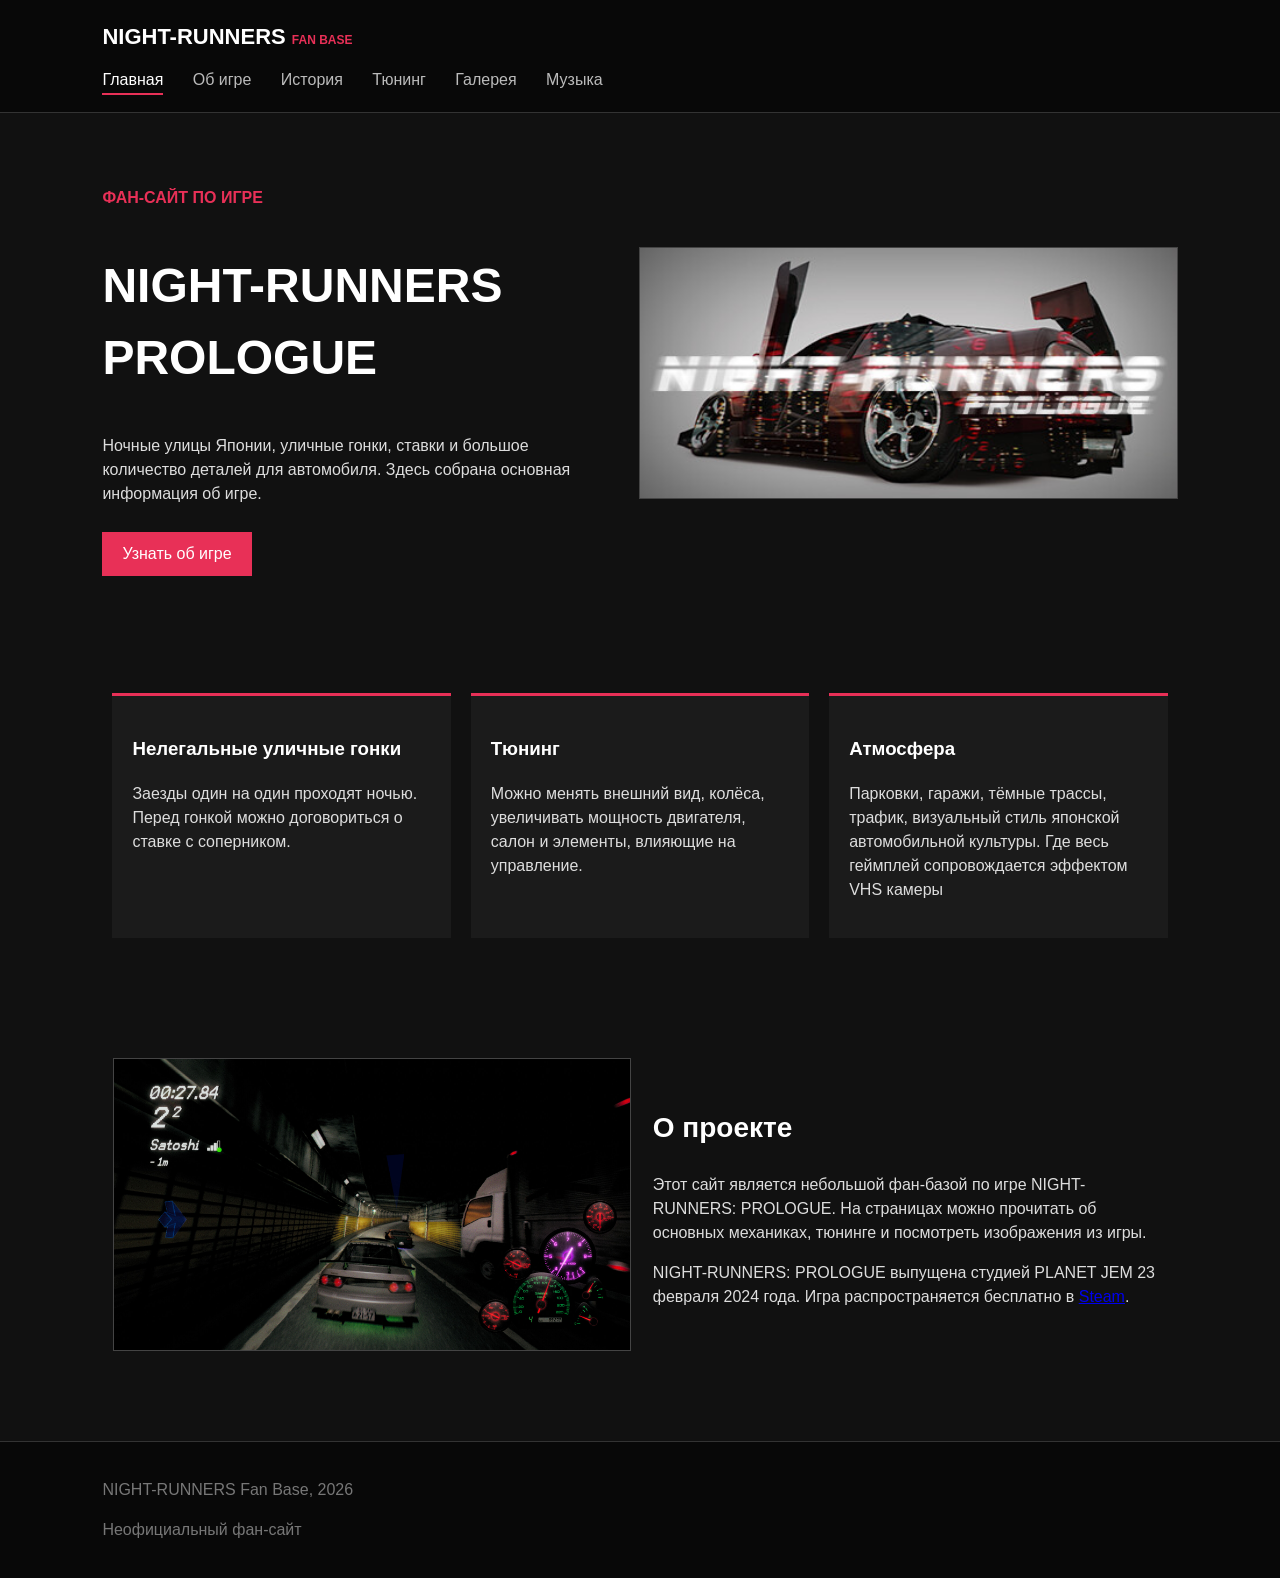
<file: index.html>
<!DOCTYPE html>
<html lang="ru">
<head>
    <meta charset="UTF-8">
    <meta name="viewport" content="width=device-width, initial-scale=1.0">
    <title>NIGHT-RUNNERS Fan Base</title>
    <link rel="stylesheet" href="style.css">
    <link rel="icon" href="images/logo.svg" type="image/svg+xml">
</head>
<body>
    <header>
        <div class="logo">NIGHT-RUNNERS <span>FAN BASE</span></div>
        <nav>
            <a class="active" href="index.html">Главная</a>
            <a href="about.html">Об игре</a>
            <a href="gameplay.html">История</a>
            <a href="tuning.html">Тюнинг</a>
            <a href="gallery.html">Галерея</a>
			<a href="music.html">Музыка</a>
        </nav>
    </header>

    <main>
        <section class="hero">
            <div class="hero-text">
                <p class="small-title">ФАН-САЙТ ПО ИГРЕ</p>
                <h1>NIGHT-RUNNERS<br>PROLOGUE</h1>
                <p>
                    Ночные улицы Японии, уличные гонки, ставки и большое количество
                    деталей для автомобиля. Здесь собрана основная информация об игре.
                </p>
                <a class="button" href="about.html">Узнать об игре</a>
            </div>
            <img src="images/header.jpg" alt="NIGHT-RUNNERS PROLOGUE">
		</section>
			
        <section class="content-block">
            <div class="cards">
                <article class="card">
                    <h3>Нелегальные уличные гонки</h3>
                    <p>Заезды один на один проходят ночью. Перед гонкой можно договориться о ставке с соперником.</p>
                </article>
                <article class="card">
                    <h3>Тюнинг</h3>
                    <p>Можно менять внешний вид, колёса, увеличивать мощность двигателя, салон и элементы, влияющие на управление.</p>
                </article>
                <article class="card">
                    <h3>Атмосфера</h3>
                    <p>Парковки, гаражи, тёмные трассы, трафик, визуальный стиль японской автомобильной культуры. Где весь геймплей сопровождается эффектом VHS камеры </p>
                </article>
            </div>
        </section>

        <section class="two-columns">
            <img src="images/scene1.jpg" alt="Автомобиль на ночной улице">
            <div>
                <h2>О проекте</h2>
                <p>
                    Этот сайт является небольшой фан-базой по игре NIGHT-RUNNERS: PROLOGUE.
                    На страницах можно прочитать об основных механиках, тюнинге и посмотреть изображения из игры.
                </p>
                <p>
                    NIGHT-RUNNERS: PROLOGUE выпущена студией PLANET JEM 23 февраля 2024 года.
                    Игра распространяется бесплатно в  
					<a href="https://store.steampowered.com/app/2707900/NIGHTRUNNERS_PROLOGUE/" target="_blank">Steam</a>.
			</p>
                </p>
            </div>
        </section>
    </main>

    <footer>
        <p>NIGHT-RUNNERS Fan Base, 2026</p>
        <p>Неофициальный фан-сайт</p>
    </footer>
</body>
</html>
</file>
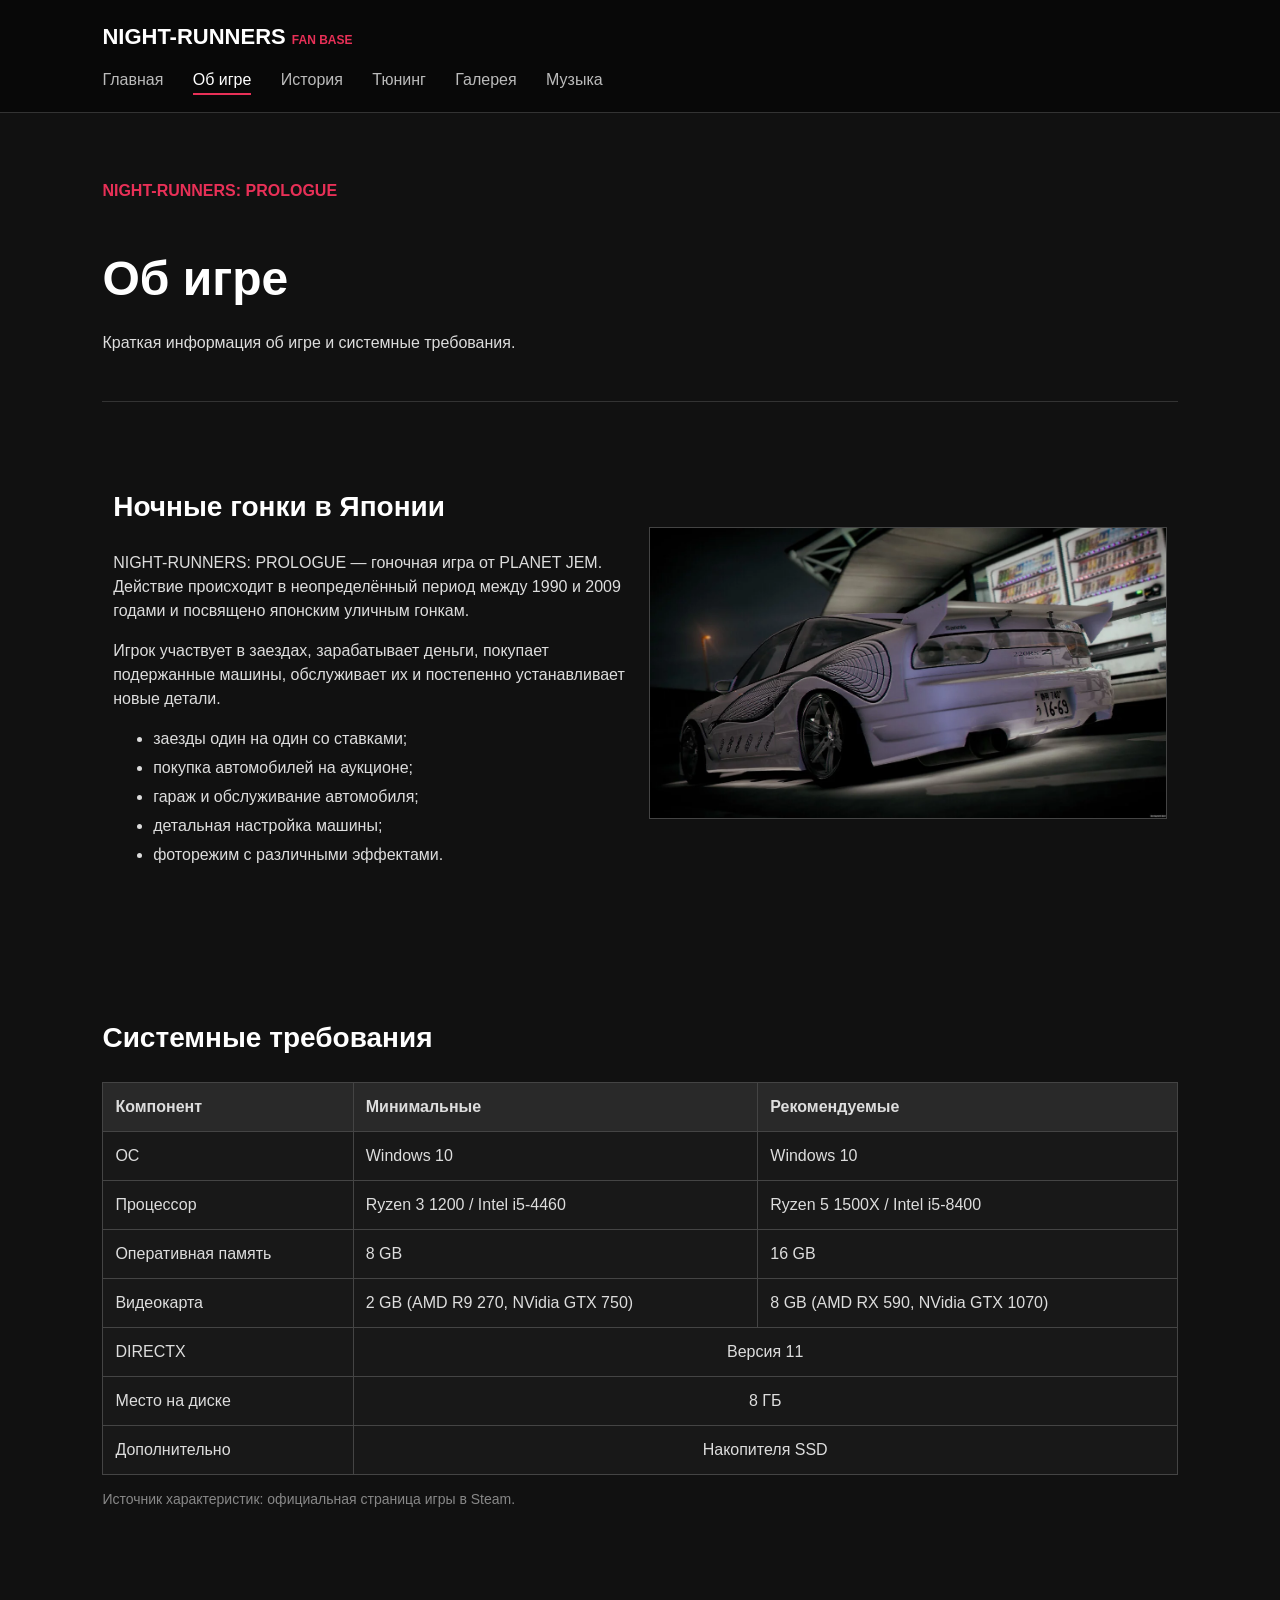
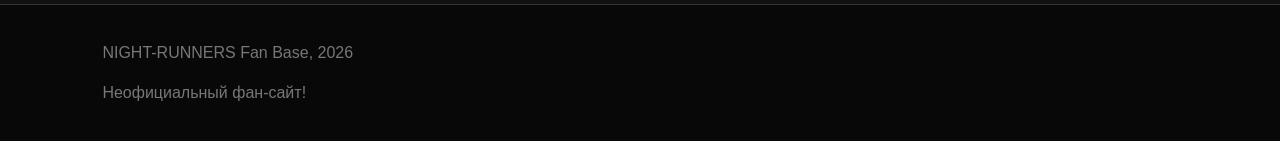
<file: about.html>
<!DOCTYPE html>
<html lang="ru">
<head>
    <meta charset="UTF-8">
    <meta name="viewport" content="width=device-width, initial-scale=1.0">
    <title>Об игре | NIGHT-RUNNERS Fan Base</title>
    <link rel="stylesheet" href="style.css">
    <link rel="icon" href="images/logo.svg" type="image/svg+xml">
</head>
<body>
    <header>
        <div class="logo">NIGHT-RUNNERS <span>FAN BASE</span></div>
        <nav>
            <a href="index.php">Главная</a>
            <a class="active" href="about.html">Об игре</a>
            <a href="gameplay.html">История</a>
            <a href="tuning.html">Тюнинг</a>
            <a href="gallery.html">Галерея</a>
			<a href="music.html">Музыка</a>
        </nav>
    </header>

    <main>
        <section class="page-title">
            <p class="small-title">NIGHT-RUNNERS: PROLOGUE</p>
            <h1>Об игре</h1>
            <p>Краткая информация об игре и системные требования.</p>
        </section>

        <section class="two-columns">
            <div>
                <h2>Ночные гонки в Японии</h2>
                <p>
                    NIGHT-RUNNERS: PROLOGUE — гоночная игра от PLANET JEM. Действие происходит
                    в неопределённый период между 1990 и 2009 годами и посвящено японским
                    уличным гонкам.
                </p>
                <p>
                    Игрок участвует в заездах, зарабатывает деньги, покупает подержанные машины,
                    обслуживает их и постепенно устанавливает новые детали.
                </p>
                <ul class="feature-list">
                    <li>заезды один на один со ставками;</li>
                    <li>покупка автомобилей на аукционе;</li>
                    <li>гараж и обслуживание автомобиля;</li>
                    <li>детальная настройка машины;</li>
                    <li>фоторежим с различными эффектами.</li>
                </ul>
            </div>
            <img src="images/cars1.webp" alt="Сцена из NIGHT-RUNNERS PROLOGUE">
        </section>

        <section class="content-block">
            <h2>Системные требования</h2>
            <div class="table-wrap">
                <table>
                    <tr>
                        <th>Компонент</th>
                        <th>Минимальные</th>
                        <th>Рекомендуемые</th>
                    </tr>
                    <tr>
                        <td>ОС</td>
                        <td>Windows 10</td>
                        <td>Windows 10</td>
                    </tr>
                    <tr>
                        <td>Процессор</td>
                        <td>Ryzen 3 1200 / Intel i5-4460</td>
                        <td>Ryzen 5 1500X / Intel i5-8400</td>
                    </tr>
                    <tr>
                        <td>Оперативная память</td>
                        <td>8 GB</td>
                        <td>16 GB</td>
                    </tr>
                    <tr>
                        <td>Видеокарта</td>
                        <td>2 GB (AMD R9 270, NVidia GTX 750)</td>
                        <td>8 GB (AMD RX 590, NVidia GTX 1070)</td>
                    </tr>
                    <tr>
                        <td>DIRECTX</td>
                        <td colspan="2" class="center">Версия 11</td>
                    </tr>
					<tr>
                        <td>Место на диске</td>
                        <td colspan="2" class="center">8 ГБ</td>
                    </tr>
					<tr>
                        <td>Дополнительно</td>
                        <td colspan="2" class="center">Накопителя SSD</td>
                    </tr>
                </table>
            </div>
            <p class="note">Источник характеристик: официальная страница игры в Steam.</p>
        </section>
    </main>

    <footer>
        <p>NIGHT-RUNNERS Fan Base, 2026</p>
        <p>Неофициальный фан-сайт!</p>
    </footer>
</body>
</html>
</file>
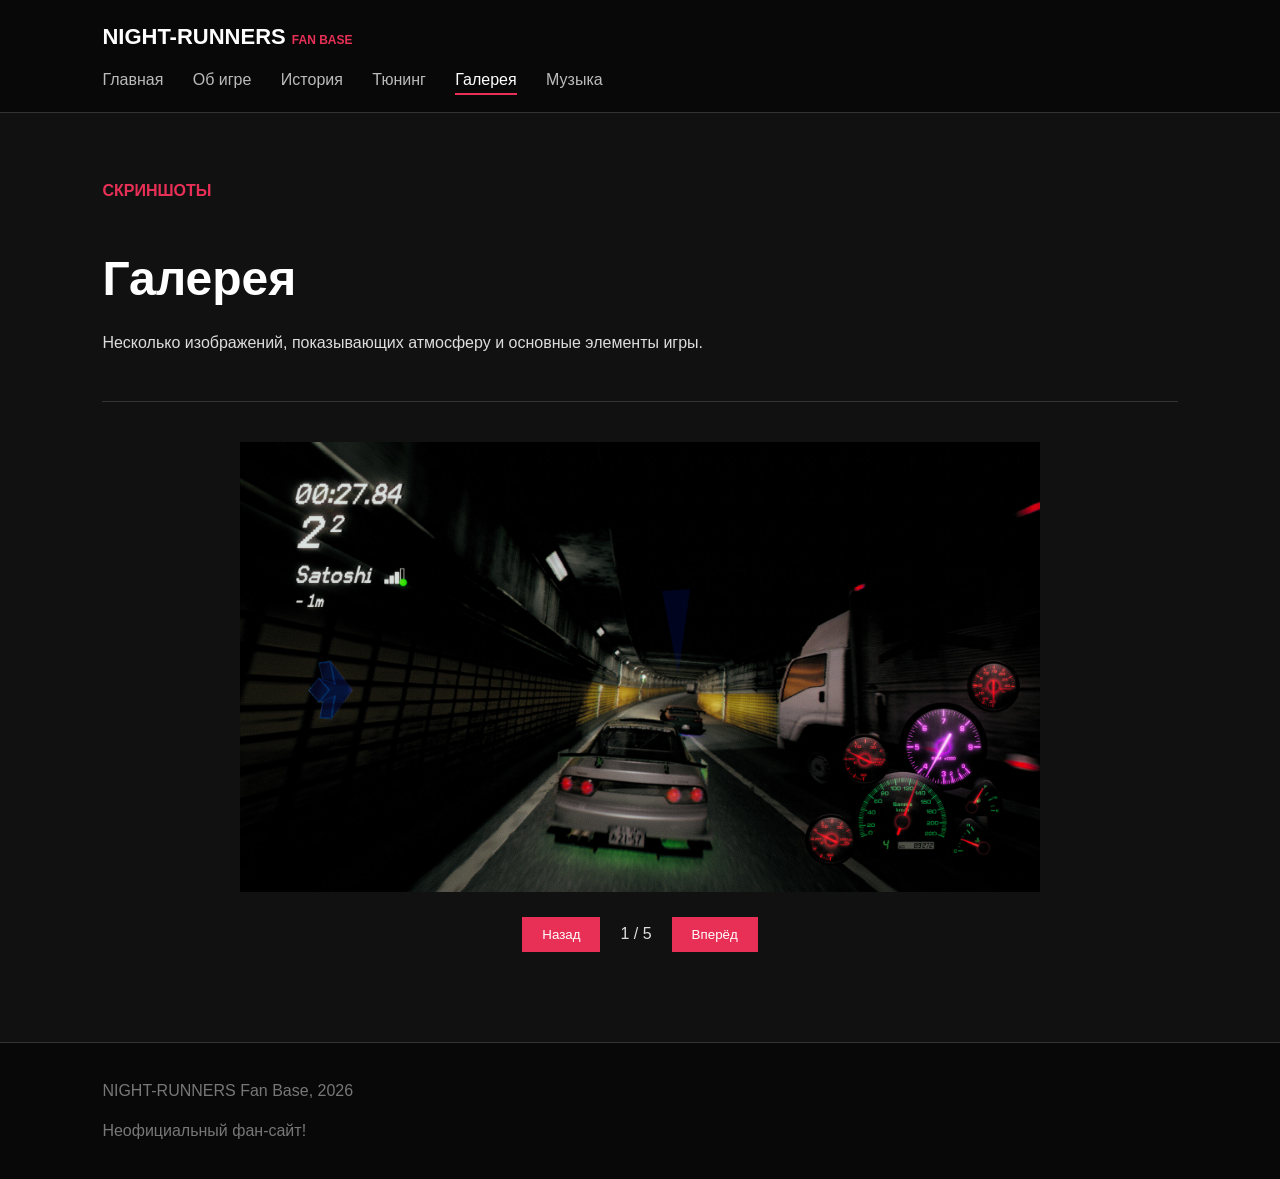
<file: gallery.html>
<!DOCTYPE html>
<html lang="ru">
<head>
    <meta charset="UTF-8">
    <meta name="viewport" content="width=device-width, initial-scale=1.0">
    <title>Галерея | NIGHT-RUNNERS Fan Base</title>
    <link rel="stylesheet" href="style.css">
    <link rel="icon" href="images/logo.svg" type="image/svg+xml">
</head>
<body>
    <header>
        <div class="logo">NIGHT-RUNNERS <span>FAN BASE</span></div>
        <nav>
            <a href="index.php">Главная</a>
            <a href="about.html">Об игре</a>
            <a href="gameplay.html">История</a>
            <a href="tuning.html">Тюнинг</a>
            <a class="active" href="gallery.html">Галерея</a>
			<a href="music.html">Музыка</a>
        </nav>
    </header>
    <main>
        <section class="page-title">
            <p class="small-title">СКРИНШОТЫ</p>
            <h1>Галерея</h1>
            <p>Несколько изображений, показывающих атмосферу и основные элементы игры.</p>
        </section>
		<section class="gallery-slider">
			<div class="slider">
				<img id="slider-image" src="images/scene1.jpg" alt="Ночные улицы">
				<p id="slider-title"></p>	
				<div class="slider-buttons">
					<button onclick="prevImage()">Назад</button>
					<span id="slider-count">1 / 5</span>	
					<button onclick="nextImage()">Вперёд</button>
				</div>
			</div>
		</section>
    </main>

    <footer>
        <p>NIGHT-RUNNERS Fan Base, 2026</p>
        <p>Неофициальный фан-сайт!</p>
    </footer>
	<script src="script.js"></script>
</body>
</html>
</file>
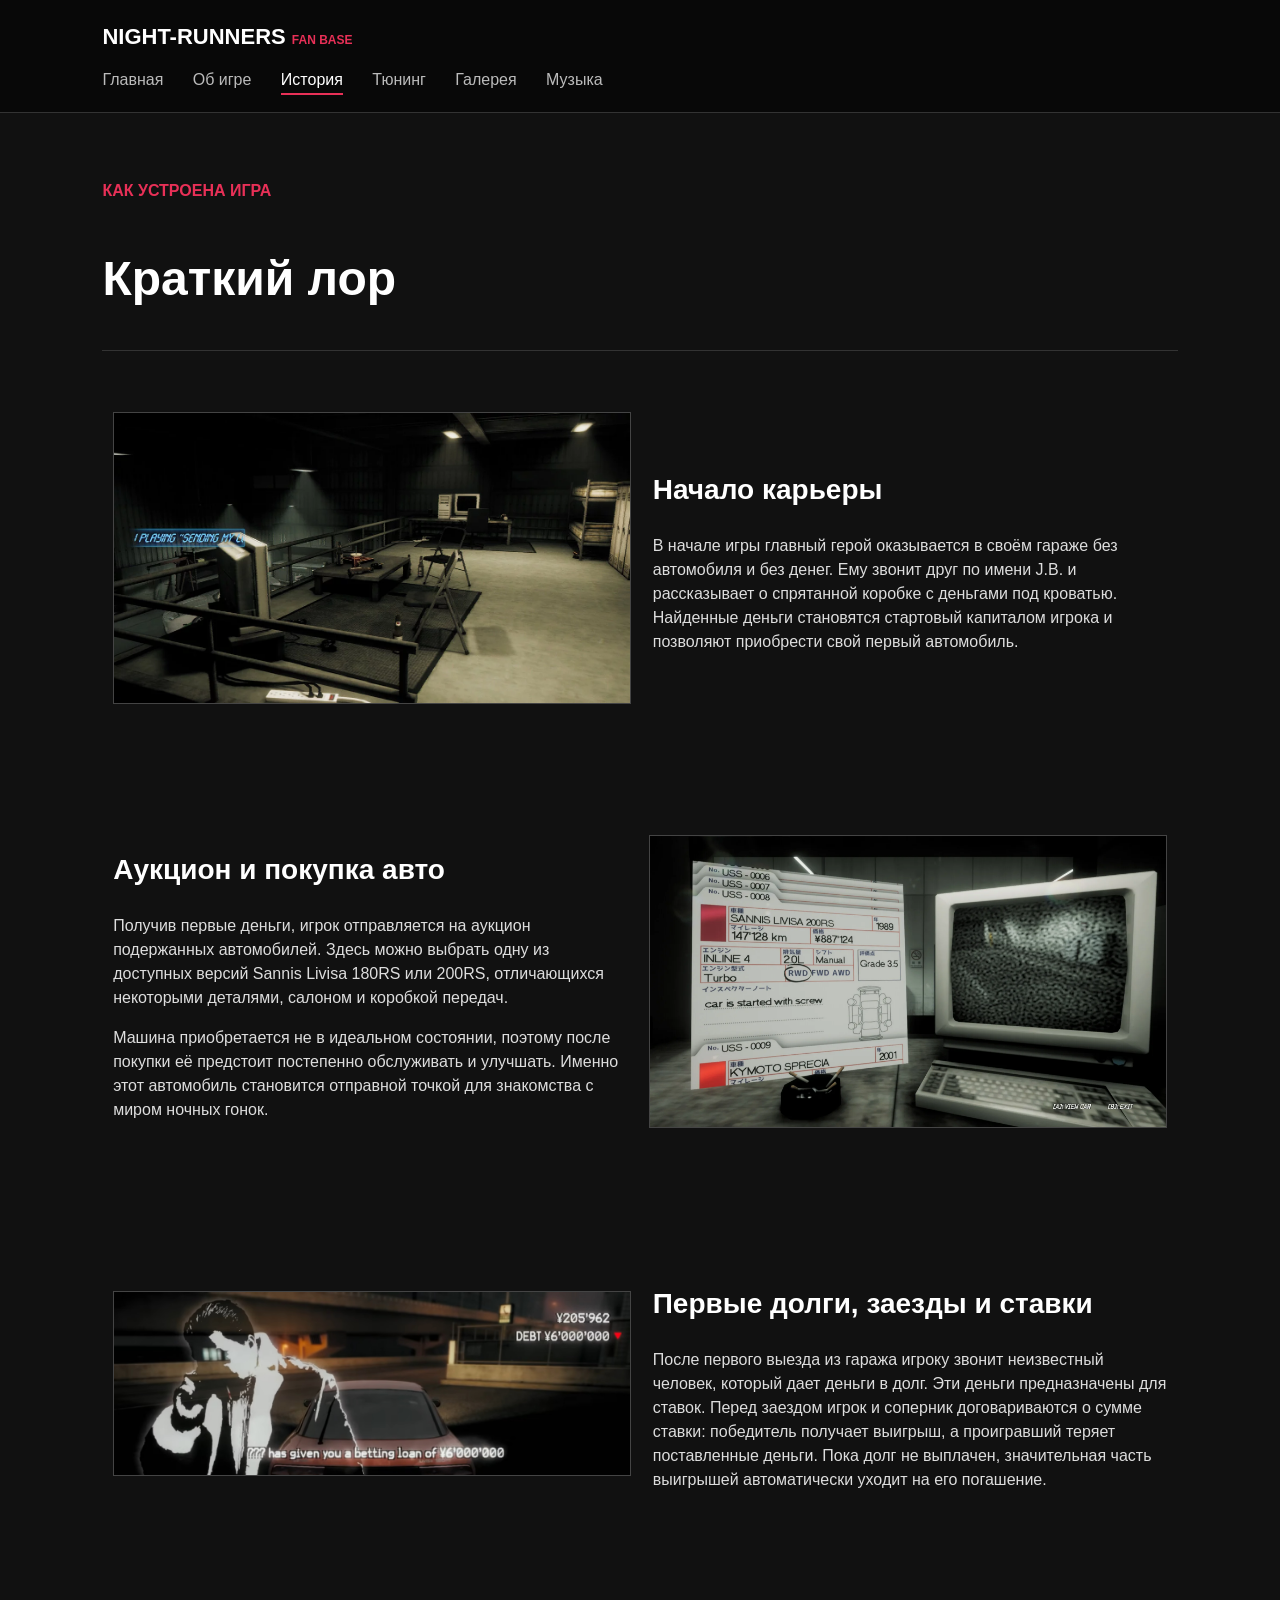
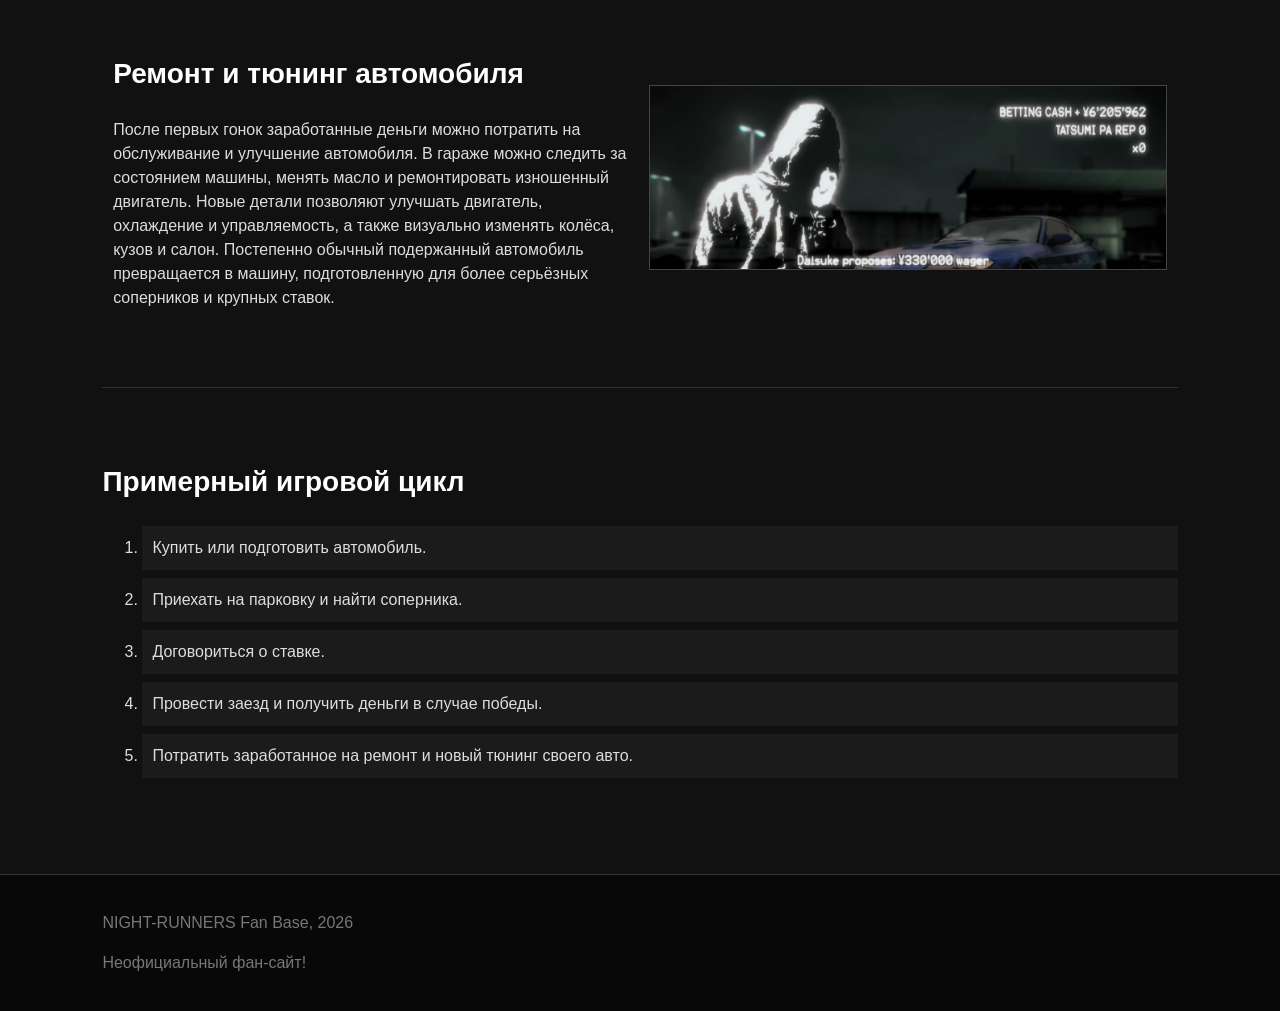
<file: gameplay.html>
<!DOCTYPE html>
<html lang="ru">
<head>
    <meta charset="UTF-8">
    <meta name="viewport" content="width=device-width, initial-scale=1.0">
    <title>Геймплей | NIGHT-RUNNERS Fan Base</title>
    <link rel="stylesheet" href="style.css">
    <link rel="icon" href="images/logo.svg" type="image/svg+xml">
</head>
<body>
    <header>
        <div class="logo">NIGHT-RUNNERS <span>FAN BASE</span></div>
        <nav>
            <a href="index.php">Главная</a>
            <a href="about.html">Об игре</a>
            <a class="active" href="gameplay.html">История</a>
            <a href="tuning.html">Тюнинг</a>
            <a href="gallery.html">Галерея</a>
			<a href="music.html">Музыка</a>
        </nav>
    </header>

    <main>
        <section class="page-title">
            <p class="small-title">КАК УСТРОЕНА ИГРА</p>
            <h1>Краткий лор</h1>
		</section>

        <section class="two-columns">
            <img src="images/garage.webp" alt="Автомобиль в гараже">
            <div>
                <h2>Начало карьеры</h2>
                <p>
                    В начале игры главный герой оказывается в своём гараже 
					без автомобиля и без денег. Ему звонит друг по имени J.B. 
					и рассказывает о спрятанной коробке с деньгами под кроватью. Найденные деньги 
					становятся стартовый капиталом игрока и позволяют приобрести свой первый автомобиль.
                </p>
            </div>
        </section>

        <section class="two-columns reverse">
            <div>
                <h2>Аукцион и покупка авто</h2>
                <p>
                    Получив первые деньги, игрок отправляется на аукцион подержанных автомобилей. 
					Здесь можно выбрать одну из доступных версий Sannis Livisa 180RS или 200RS, 
					отличающихся некоторыми деталями, салоном и коробкой передач.
                </p>
                <p>
                    Машина приобретается не в идеальном состоянии, поэтому после 
					покупки её предстоит постепенно обслуживать и улучшать. 
					Именно этот автомобиль становится отправной точкой для знакомства 
					с миром ночных гонок.
                </p>
            </div>
            <img src="images/buy-cars1.webp" alt="Встреча с гонщиком на парковке">
        </section>

        <section class="two-columns">
            <img src="images/cahs2.jpg" alt="Автомобиль в гараже">
            <div>
                <h2>Первые долги, заезды и ставки</h2>
                <p>
                    После первого выезда из гаража игроку звонит неизвестный человек, 
					который дает деньги в долг. Эти деньги предназначены для ставок. 
					Перед заездом игрок и соперник договариваются о сумме ставки: 
					победитель получает выигрыш, а проигравший теряет поставленные деньги. 
					Пока долг не выплачен, значительная часть выигрышей автоматически уходит 
					на его погашение.
                </p>
            </div>
        </section>
		
		<section class="two-columns reverse two-columns-line">
            <div>
                <h2>Ремонт и тюнинг автомобиля</h2>
                <p>
                    После первых гонок заработанные деньги можно потратить на обслуживание 
					и улучшение автомобиля. В гараже можно следить за состоянием машины, менять 
					масло и ремонтировать изношенный двигатель. Новые детали позволяют улучшать 
					двигатель, охлаждение и управляемость, а также визуально изменять колёса, кузов и салон. 
					Постепенно обычный подержанный автомобиль превращается в машину, подготовленную 
					для более серьёзных соперников и крупных ставок.
                </p>
            </div>
            <img src="images/deposite1.jpg" alt="Встреча с гонщиком на парковке">
        </section>
		
        <section class="content-block">
            <h2>Примерный игровой цикл</h2>
            <ol class="steps">
                <li>Купить или подготовить автомобиль.</li>
                <li>Приехать на парковку и найти соперника.</li>
                <li>Договориться о ставке.</li>
                <li>Провести заезд и получить деньги в случае победы.</li>
                <li>Потратить заработанное на ремонт и новый тюнинг своего авто.</li>
            </ol>
        </section>
    </main>

    <footer>
        <p>NIGHT-RUNNERS Fan Base, 2026</p>
        <p>Неофициальный фан-сайт!</p>
    </footer>
</body>
</html>
</file>
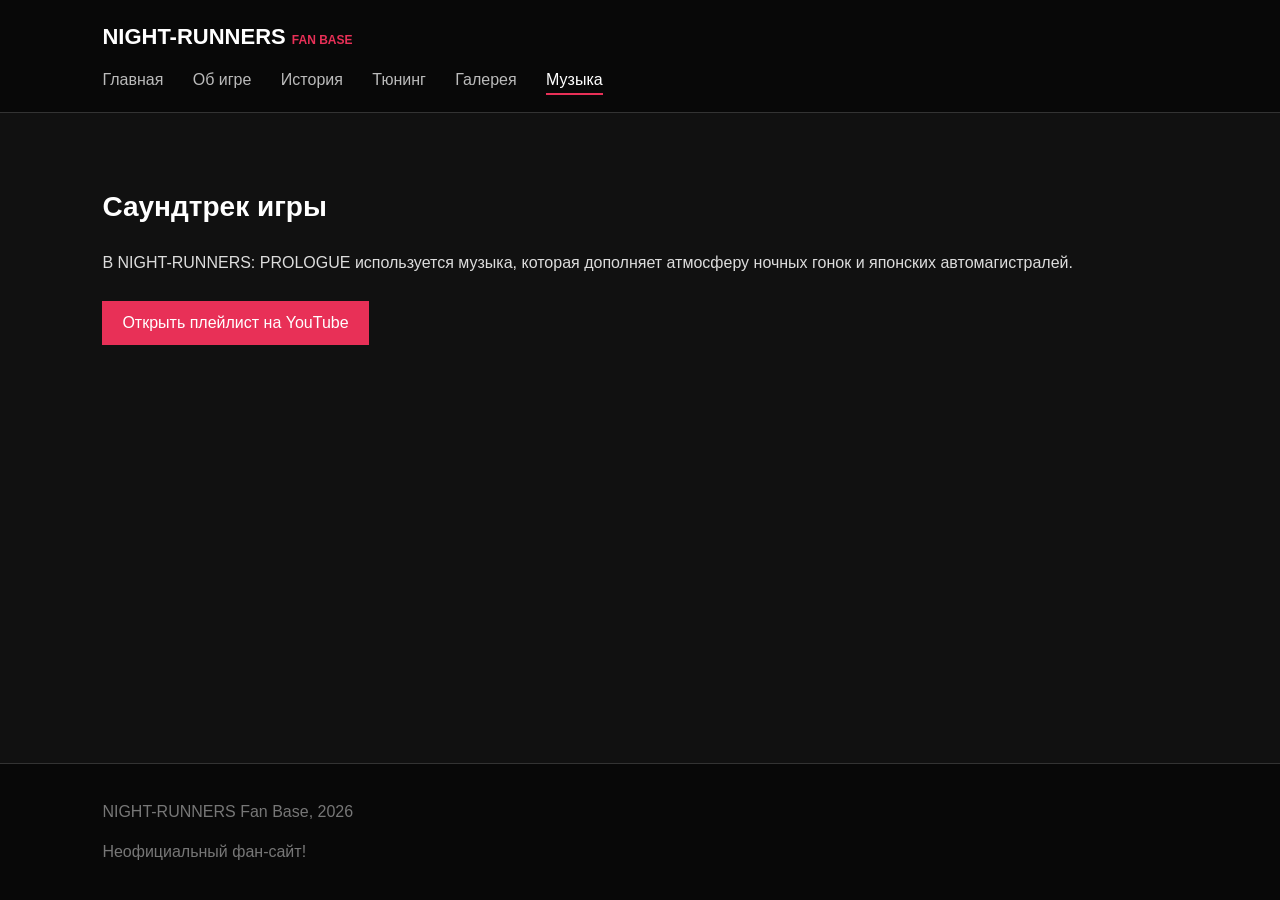
<file: music.html>
<!DOCTYPE html>
<html lang="ru">
<head>
    <meta charset="UTF-8">
    <meta name="viewport" content="width=device-width, initial-scale=1.0">
    <title>Музыка | NIGHT-RUNNERS Fan Base</title>
    <link rel="stylesheet" href="style.css">
    <link rel="icon" href="images/logo.svg" type="image/svg+xml">
</head>
<body>

    <header>
        <div class="logo">NIGHT-RUNNERS <span>FAN BASE</span></div>

        <nav>
            <a href="index.php">Главная</a>
            <a href="about.html">Об игре</a>
            <a href="gameplay.html">История</a>
            <a href="tuning.html">Тюнинг</a>
			<a href="gallery.html">Галерея</a>
            <a class="active" href="music.html">Музыка</a>
        </nav>
    </header>

    <main>
		<section class="content-block">
			<h2>Саундтрек игры</h2>

			<p>
				В NIGHT-RUNNERS: PROLOGUE используется музыка, которая дополняет
				атмосферу ночных гонок и японских автомагистралей.
			</p>

			<a class="button"
			   href="https://www.youtube.com/watch?v=WM1FB0n--no&list=PLTQM4VDFRkpA4Ch0qGPdTeFiyH8CzPngv"
			   target="_blank">
				Открыть плейлист на YouTube
			</a>
		</section>
	</main>

    <footer>
        <p>NIGHT-RUNNERS Fan Base, 2026</p>
        <p>Неофициальный фан-сайт!</p>
    </footer>

</body>
</html>
</file>
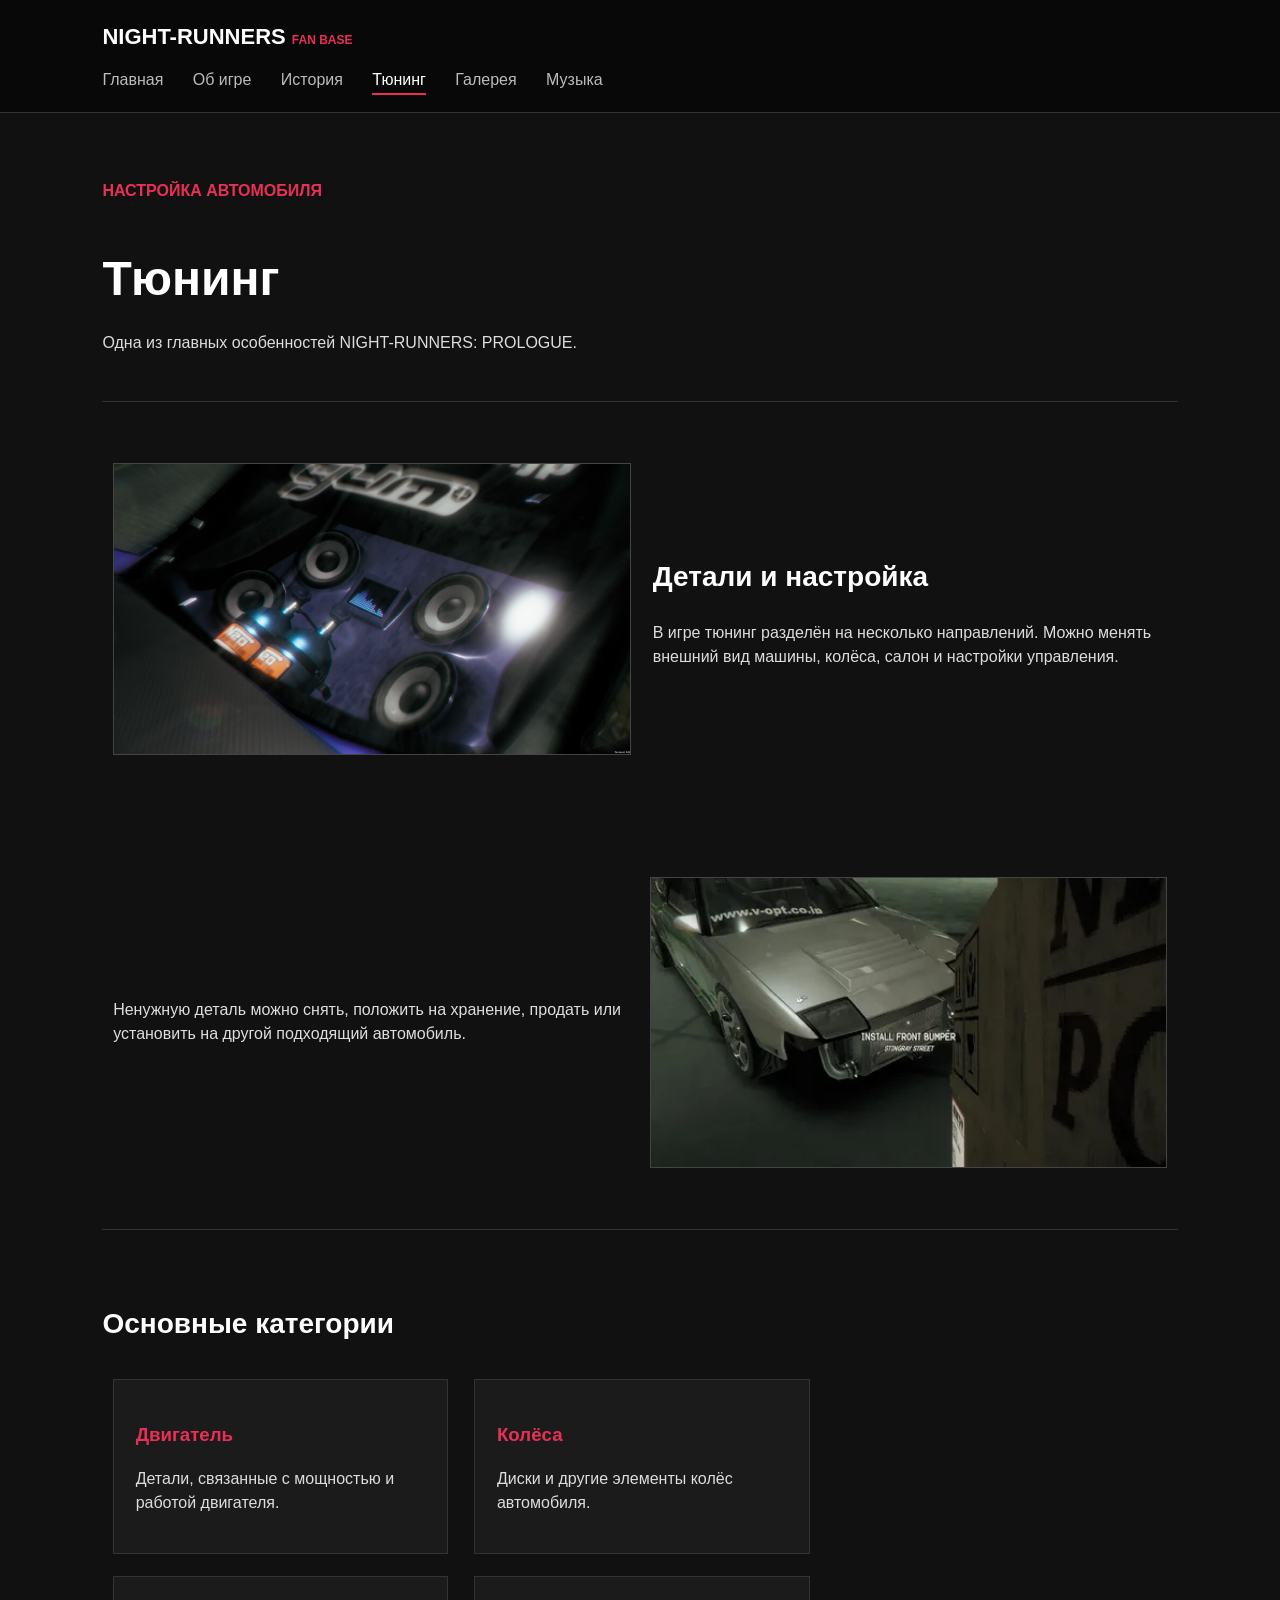
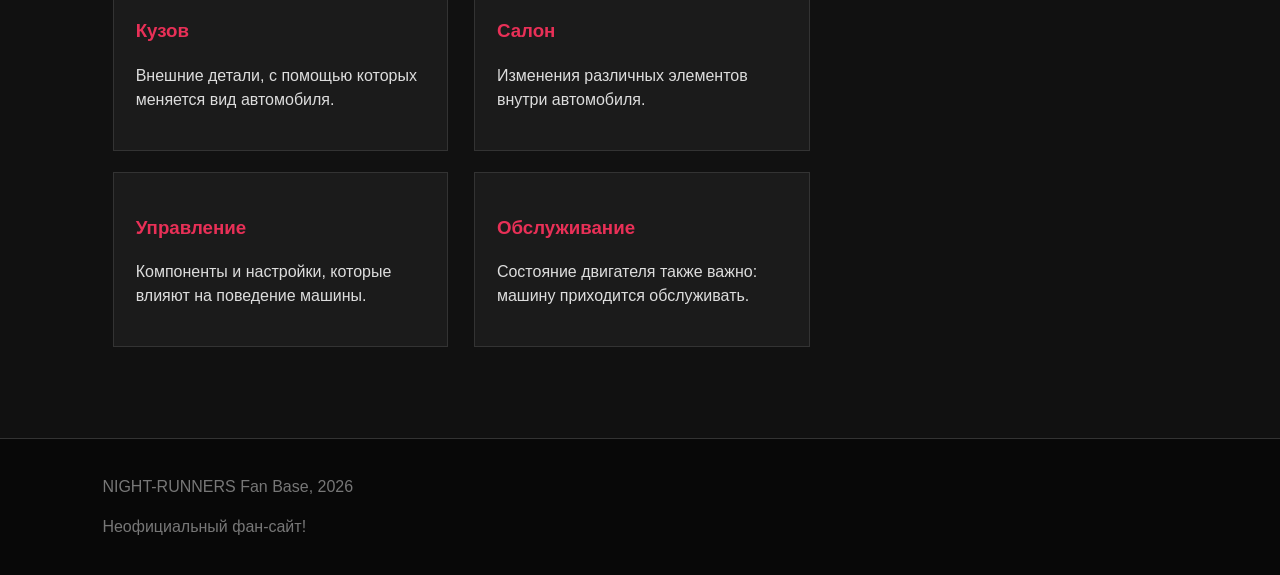
<file: tuning.html>
<!DOCTYPE html>
<html lang="ru">
<head>
    <meta charset="UTF-8">
    <meta name="viewport" content="width=device-width, initial-scale=1.0">
    <title>Тюнинг | NIGHT-RUNNERS Fan Base</title>
    <link rel="stylesheet" href="style.css">
    <link rel="icon" href="images/logo.svg" type="image/svg+xml">
</head>
<body>
    <header>
        <div class="logo">NIGHT-RUNNERS <span>FAN BASE</span></div>
        <nav>
            <a href="index.php">Главная</a>
            <a href="about.html">Об игре</a>
            <a href="gameplay.html">История</a>
            <a class="active" href="tuning.html">Тюнинг</a>
            <a href="gallery.html">Галерея</a>
			<a href="music.html">Музыка</a>
        </nav>
    </header>

    <main>
        <section class="page-title">
            <p class="small-title">НАСТРОЙКА АВТОМОБИЛЯ</p>
            <h1>Тюнинг</h1>
            <p>Одна из главных особенностей NIGHT-RUNNERS: PROLOGUE.</p>
        </section>

        <section class="two-columns">
            <img src="images/tuning2.jpg" alt="Тюнинг салона автомобиля">
			<div>
                <h2>Детали и настройка</h2>
                <p>
                    В игре тюнинг разделён на несколько направлений. Можно менять 
                    внешний вид машины, колёса, салон и настройки управления.
                </p>
                
            </div>
        </section>

		<section class="two-columns reverse two-columns-line">
            <div>
                <p>
                    Ненужную деталь можно снять, положить на хранение, продать или установить
                    на другой подходящий автомобиль.
                </p>
            </div>
            <img src="images/tuning.webp" alt="Встреча с гонщиком на парковке">
        </section>

        <section class="content-block">
            <h2>Основные категории</h2>
            <div class="tuning-grid">
                <div class="tuning-item">
                    <h3>Двигатель</h3>
                    <p>Детали, связанные с мощностью и работой двигателя.</p>
                </div>
                <div class="tuning-item">
                    <h3>Колёса</h3>
                    <p>Диски и другие элементы колёс автомобиля.</p>
                </div>
                <div class="tuning-item">
                    <h3>Кузов</h3>
                    <p>Внешние детали, с помощью которых меняется вид автомобиля.</p>
                </div>
                <div class="tuning-item">
                    <h3>Салон</h3>
                    <p>Изменения различных элементов внутри автомобиля.</p>
                </div>
                <div class="tuning-item">
                    <h3>Управление</h3>
                    <p>Компоненты и настройки, которые влияют на поведение машины.</p>
                </div>
                <div class="tuning-item">
                    <h3>Обслуживание</h3>
                    <p>Состояние двигателя также важно: машину приходится обслуживать.</p>
                </div>
            </div>
        </section>
    </main>

    <footer>
        <p>NIGHT-RUNNERS Fan Base, 2026</p>
        <p>Неофициальный фан-сайт!</p>
    </footer>
</body>
</html>
</file>
<file: style.css>
body {
    margin: 0;
    background-color: #111111;
    color: #dddddd;
    font-family: Arial, sans-serif;
    line-height: 1.5;

    min-height: 100vh;
    display: flex;
    flex-direction: column;
}

header {
    background-color: #080808;
    padding: 20px 8%;
    border-bottom: 1px solid #333333;
}

.logo {
    color: white;
    font-size: 22px;
    font-weight: bold;
    margin-bottom: 15px;
}

.logo span {
    color: #e83057;
    font-size: 12px;
}

nav a {
    color: #bbbbbb;
    text-decoration: none;
    margin-right: 25px;
}

nav a:hover {
    color: #e83057;
}

nav a.active {
    color: white;
    border-bottom: 2px solid #e83057;
    padding-bottom: 5px;
}

main {
    width: 84%;
    margin: 0 auto;
    flex: 1;
}

h1, h2, h3 {
    color: white;
}

h1 {
    font-size: 48px;
}

h2 {
    font-size: 28px;
}

.small-title {
    color: #e83057;
    font-weight: bold;
}

.hero {
    display: flex;
    align-items: center;
    min-height: 520px;
}

.hero-text {
    width: 45%;
    margin-right: 5%;
}

.hero img {
    width: 50%;
    border: 1px solid #444444;
}

.button {
    display: inline-block;
    background-color: #e83057;
    color: white;
    text-decoration: none;
    padding: 10px 20px;
    margin-top: 10px;
}

.button:hover {
    background-color: #bd2444;
}

.page-title {
    padding: 50px 0 30px 0;
    border-bottom: 1px solid #333333;
}

.page-title h1 {
    margin-bottom: 5px;
}

.content-block {
    padding: 50px 0;
}

.cards {
    display: flex;
}

.card {
    width: 33%;
    background-color: #1b1b1b;
    padding: 20px;
    margin: 10px;
    border-top: 3px solid #e83057;
}

.two-columns {
    display: flex;
    align-items: center;
    padding: 50px 0;
}

.two-columns-line {
	border-bottom: 1px solid #333333;
}

.two-columns div {
    width: 48%;
    margin: 1%;
}

.two-columns img {
    width: 48%;
    margin: 1%;
    border: 1px solid #444444;
}

.feature-list li {
    margin-bottom: 5px;
}

table {
    width: 100%;
    border-collapse: collapse;
    background-color: #181818;
}

th, td {
    border: 1px solid #444444;
    padding: 12px;
    text-align: left;
}

th {
    background-color: #292929;
}

.center {
    text-align: center;
}

.note {
    color: #888888;
    font-size: 14px;
}

.steps li {
    background-color: #1b1b1b;
    padding: 10px;
    margin-bottom: 8px;
}

.tuning-item {
    display: inline-block;
    vertical-align: top;
    width: 27%;
    min-height: 130px;
    background-color: #1b1b1b;
    border: 1px solid #333333;
    margin: 1%;
    padding: 2%;
}

.tuning-item h3 {
    color: #e83057;
}

.gallery {
    padding: 40px 0;
}

.gallery figure {
    display: inline-block;
    vertical-align: top;
    width: 30%;
    margin: 1%;
    background-color: #1b1b1b;
    border: 1px solid #333333;
}

.gallery img {
    width: 100%;
    display: block;
}

.gallery figcaption {
    padding: 10px;
}

footer {
    background-color: #080808;
    color: #777777;
    border-top: 1px solid #333333;
    padding: 20px 8%;
    margin-top: 30px;
}

.music-list {
    padding: 40px 0;
}

.reviews {
    padding: 50px 0;
}

.reviews form {
    background: #1b1b1b;
    padding: 20px;
    margin: 20px 0 40px 0;
    border: 1px solid #333333;
}

.reviews label {
    display: block;
    margin-top: 15px;
    margin-bottom: 5px;
}

.reviews input,
.reviews textarea {
    width: 95%;
    padding: 10px;
    background: #111111;
    color: #dddddd;
    border: 1px solid #444444;
}

.reviews select {
    width: 100px;
    padding: 8px;
    background: #111111;
    color: #dddddd;
    border: 1px solid #444444;
}

.reviews textarea {
    height: 100px;
}

.reviews button {
    display: block;
    margin-top: 15px;
    padding: 10px 20px;
    background: #e83057;
    color: white;
    border: none;
}

.review {
    background: #1b1b1b;
    padding: 15px 20px;
    margin-bottom: 15px;
    border-left: 3px solid #e83057;
}

.review h3 {
    margin: 0;
}

.review-rating {
    color: #e83057;
}

.review-date {
    color: #777777;
    font-size: 14px;
}

.gallery-slider {
    padding: 40px 0 60px 0;
}

.slider {
    width: 800px;
	margin: 0 auto;
}

.slider img {
    width: 800px;
    height: 450px;
}

.slider p {
    font-size: 18px;
	text-aling: center;
}

.slider-buttons {
    margin-top: 15px;
	display: flex;
    justify-content: center;
    align-items: center;
    gap: 20px;
}

.slider-buttons button {
    padding: 10px 20px;
    background-color: #e83057;
    color: white;
    border: none;
}

.slider-buttons button:hover {
    background-color: #c72547;
}
</file>
